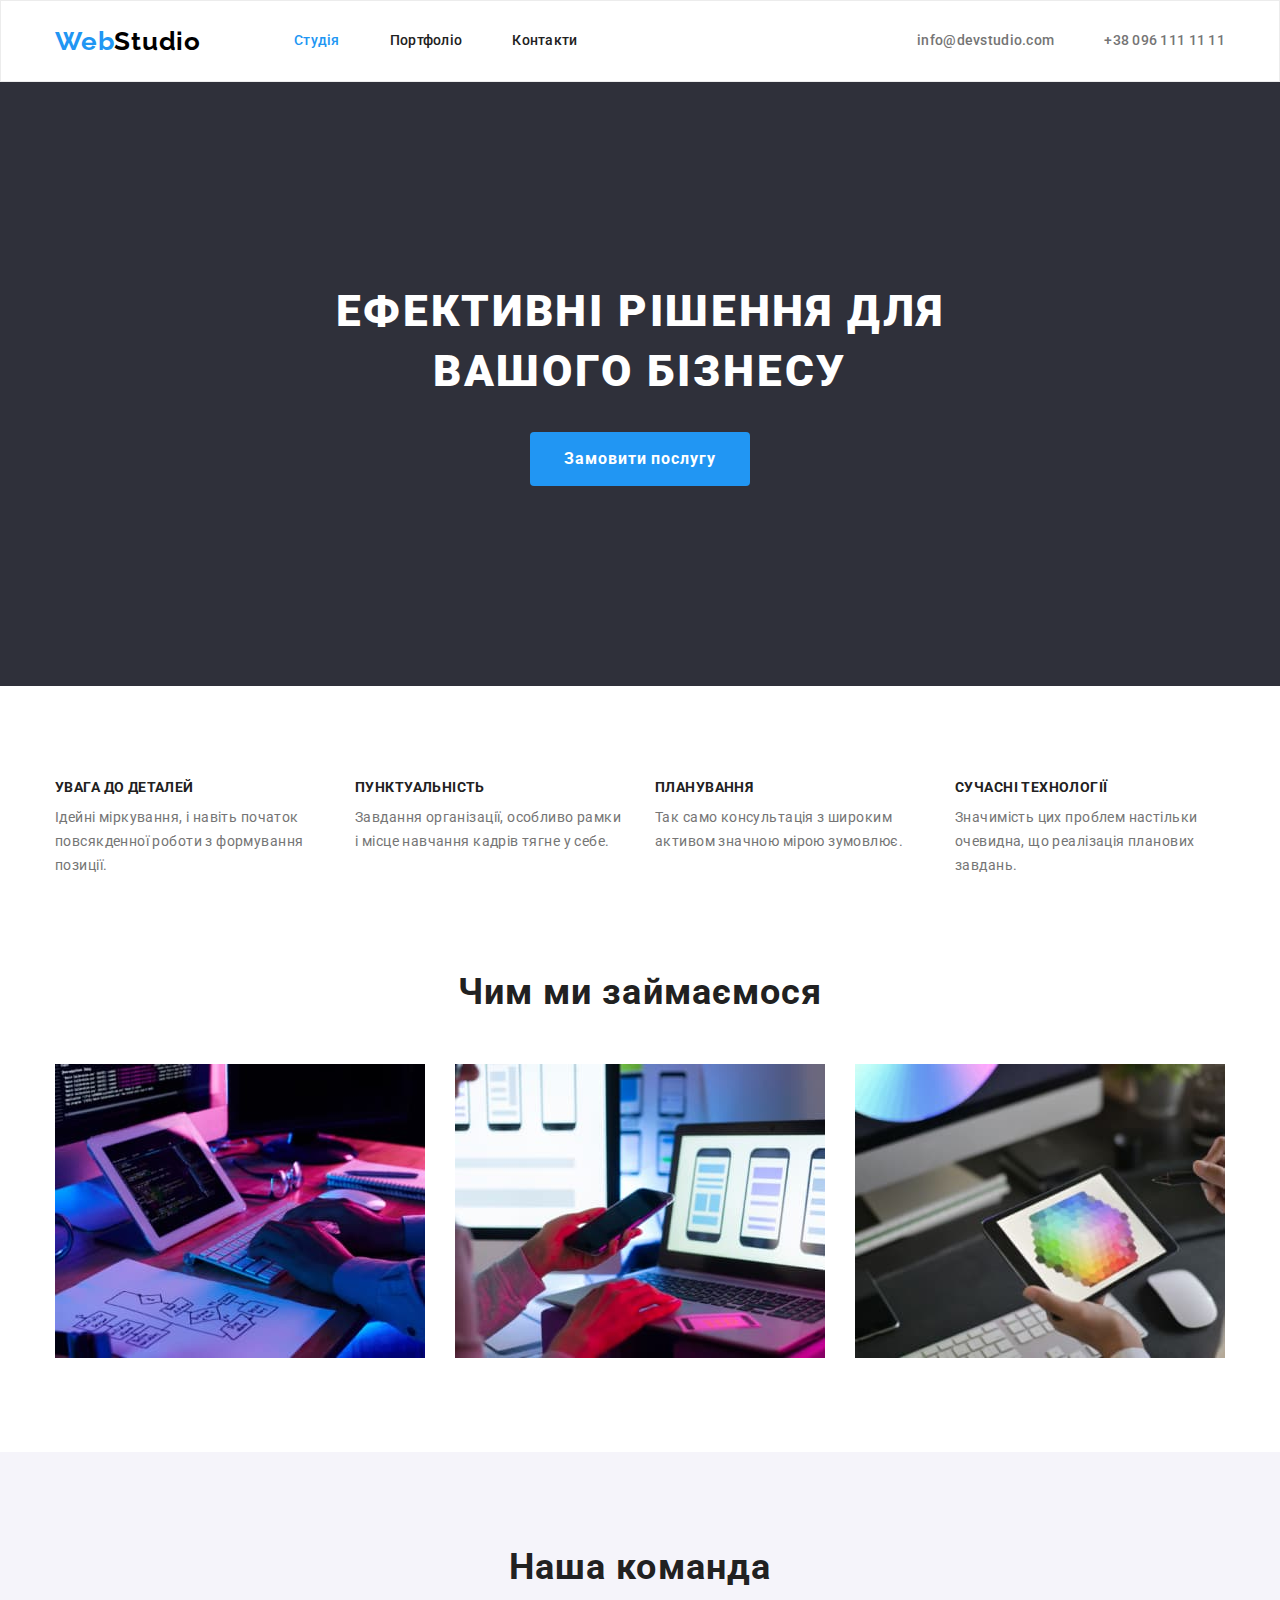
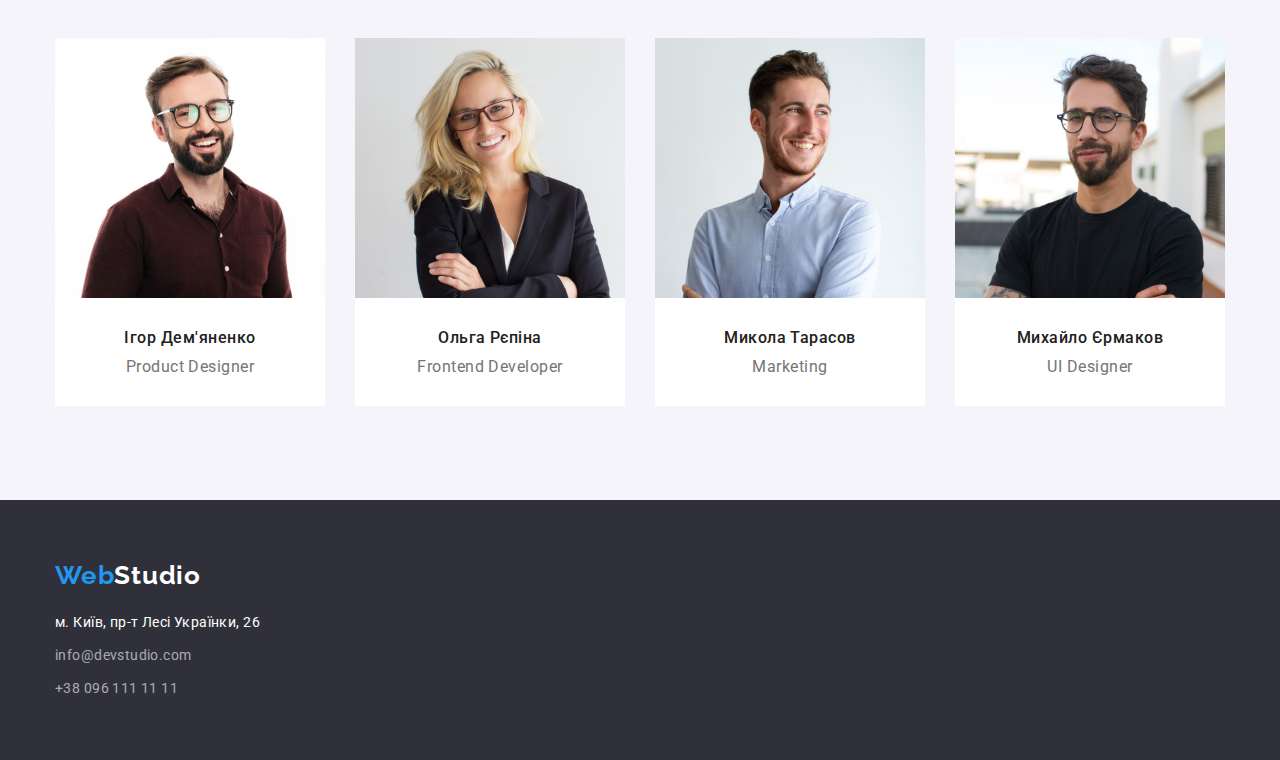
<file: index.html>
<!DOCTYPE html>
<html lang="uk">
  <head>
    <meta charset="UTF-8" />
    <meta http-equiv="X-UA-Compatible" content="IE=edge" />
    <meta name="viewport" content="width=device-width, initial-scale=1.0" />
    <title>Студія</title>
    <link
      href="https://fonts.googleapis.com/css2?family=Raleway:wght@700&family=Roboto:wght@400;500;700;900&display=swap"
      rel="stylesheet"
    />
    <link
      rel="stylesheet"
      href="https://cdnjs.cloudflare.com/ajax/libs/modern-normalize/1.1.0/modern-normalize.min.css"
    />
    <link rel="stylesheet" href="./css/styles.css" />
  </head>
  <body>
    <header class="header">
      <div class="container header-flex">
        <a class="header-logo link" href=""
          ><span class="logo-web">Web</span>Studio</a
        >
        <nav>
          <ul class="header-list list">
            <li class="header-item">
              <a class="header-link link current" href="#">Студія</a>
            </li>
            <li class="header-item">
              <a class="header-link link" href="./portfolio.html">Портфоліо</a>
            </li>
            <li class="header-item">
              <a class="header-link link" href="#">Контакти</a>
            </li>
          </ul>
        </nav>
        <ul class="header-list-auth list">
          <li>
            <a class="header-mail" href="mailto:info@devstudio.com"
              >info@devstudio.com</a
            >
          </li>
          <li>
            <a class="header-tel" href="tel:+380961111111">+38 096 111 11 11</a>
          </li>
        </ul>
      </div>
    </header>
    <main>
      <section class="hero">
        <div class="container">
          <h1 class="hero-title">Ефективні рішення для вашого бізнесу</h1>
          <button type="button" class="hero-btn">Замовити послугу</button>
        </div>
      </section>
      <section class="features section">
        <div class="container">
          <h2 class="visually-hidden">Наші особливості</h2>
          <ul class="features-list list">
            <li class="features-item">
              <h3 class="features-item-title">УВАГА ДО ДЕТАЛЕЙ</h3>
              <p class="features-text">
                Ідейні міркування, і навіть початок повсякденної роботи з
                формування позиції.
              </p>
            </li>
            <li class="features-item">
              <h3 class="features-item-title">ПУНКТУАЛЬНІСТЬ</h3>
              <p class="features-text">
                Завдання організації, особливо рамки і місце навчання кадрів
                тягне у себе.
              </p>
            </li>
            <li class="features-item">
              <h3 class="features-item-title">ПЛАНУВАННЯ</h3>
              <p class="features-text">
                Так само консультація з широким активом значною мірою зумовлює.
              </p>
            </li>
            <li class="features-item">
              <h3 class="features-item-title">СУЧАСНІ ТЕХНОЛОГІЇ</h3>
              <p class="features-text">
                Значимість цих проблем настільки очевидна, що реалізація
                планових завдань.
              </p>
            </li>
          </ul>
        </div>
      </section>
      <section class="services">
        <div class="container">
          <h2 class="services-title">Чим ми займаємося</h2>
          <ul class="services-list list">
            <li class="services-item">
              <img
                src="./images/1.jpg"
                alt="Планування проекту"
                width="370"
                height="294"
              />
            </li>
            <li class="services-item">
              <img
                src="./images/2.jpg"
                alt="Синхронізація з мобільним додатком"
                width="370"
                height="294"
              />
            </li>
            <li class="services-item">
              <img
                src="./images/3.jpg"
                alt="Кольорова палітра"
                width="370"
                height="294"
              />
            </li>
          </ul>
        </div>
      </section>
      <section class="team section">
        <div class="container">
          <h2 class="team-title">Наша команда</h2>
          <ul class="team-list list">
            <li class="team-member">
              <img
                src="./images/img1.jpg"
                alt="Ігор Дем'яненко"
                width="270"
                height="260"
              />
              <div class="team-block">
                <h3 class="team-member-name">Ігор Дем'яненко</h3>
                <p class="team-member-position">Product Designer</p>
              </div>
            </li>
            <li class="team-member">
              <img
                src="./images/img2.jpg"
                alt="Ольга Рєпіна"
                width="270"
                height="260"
              />
              <div class="team-block">
                <h3 class="team-member-name">Ольга Рєпіна</h3>
                <p class="team-member-position">Frontend Developer</p>
              </div>
            </li>
            <li class="team-member">
              <img
                src="images/img3.jpg"
                alt="Микола Тарасов"
                width="270"
                height="260"
              />
              <div class="team-block">
                <h3 class="team-member-name">Микола Тарасов</h3>
                <p class="team-member-position">Marketing</p>
              </div>
            </li>
            <li class="team-member">
              <img
                src="./images/img4.jpg"
                alt="Михайло Єрмаков"
                width="270"
                height="260"
              />
              <div class="team-block">
                <h3 class="team-member-name">Михайло Єрмаков</h3>
                <p class="team-member-position">UI Designer</p>
              </div>
            </li>
          </ul>
        </div>
      </section>
    </main>
    <footer class="footer">
      <div class="container">
        <a class="footer-logo link" href="#"
          ><span class="logo-web">Web</span>Studio</a
        >
        <address>
          <ul class="footer-list list">
            <li class="adress">
              <a
                class="adress-item link"
                href="https://goo.gl/maps/mr3EMyMqfhv25Y5KA"
                rel="noreferrer noopener nofollow"
                >м. Київ, пр-т Лесі Українки, 26</a
              >
            </li>
            <li class="footer-item-mail">
              <a
                class="footer-mail link"
                href="mailto:info@devstudio.com"
                target="_blank"
                >info@devstudio.com</a
              >
            </li>
            <li class="footer-item-tel">
              <a class="footer-tel link" href="tel:+380961111111"
                >+38 096 111 11 11</a
              >
            </li>
          </ul>
        </address>
      </div>
    </footer>
  </body>
</html>
</file>
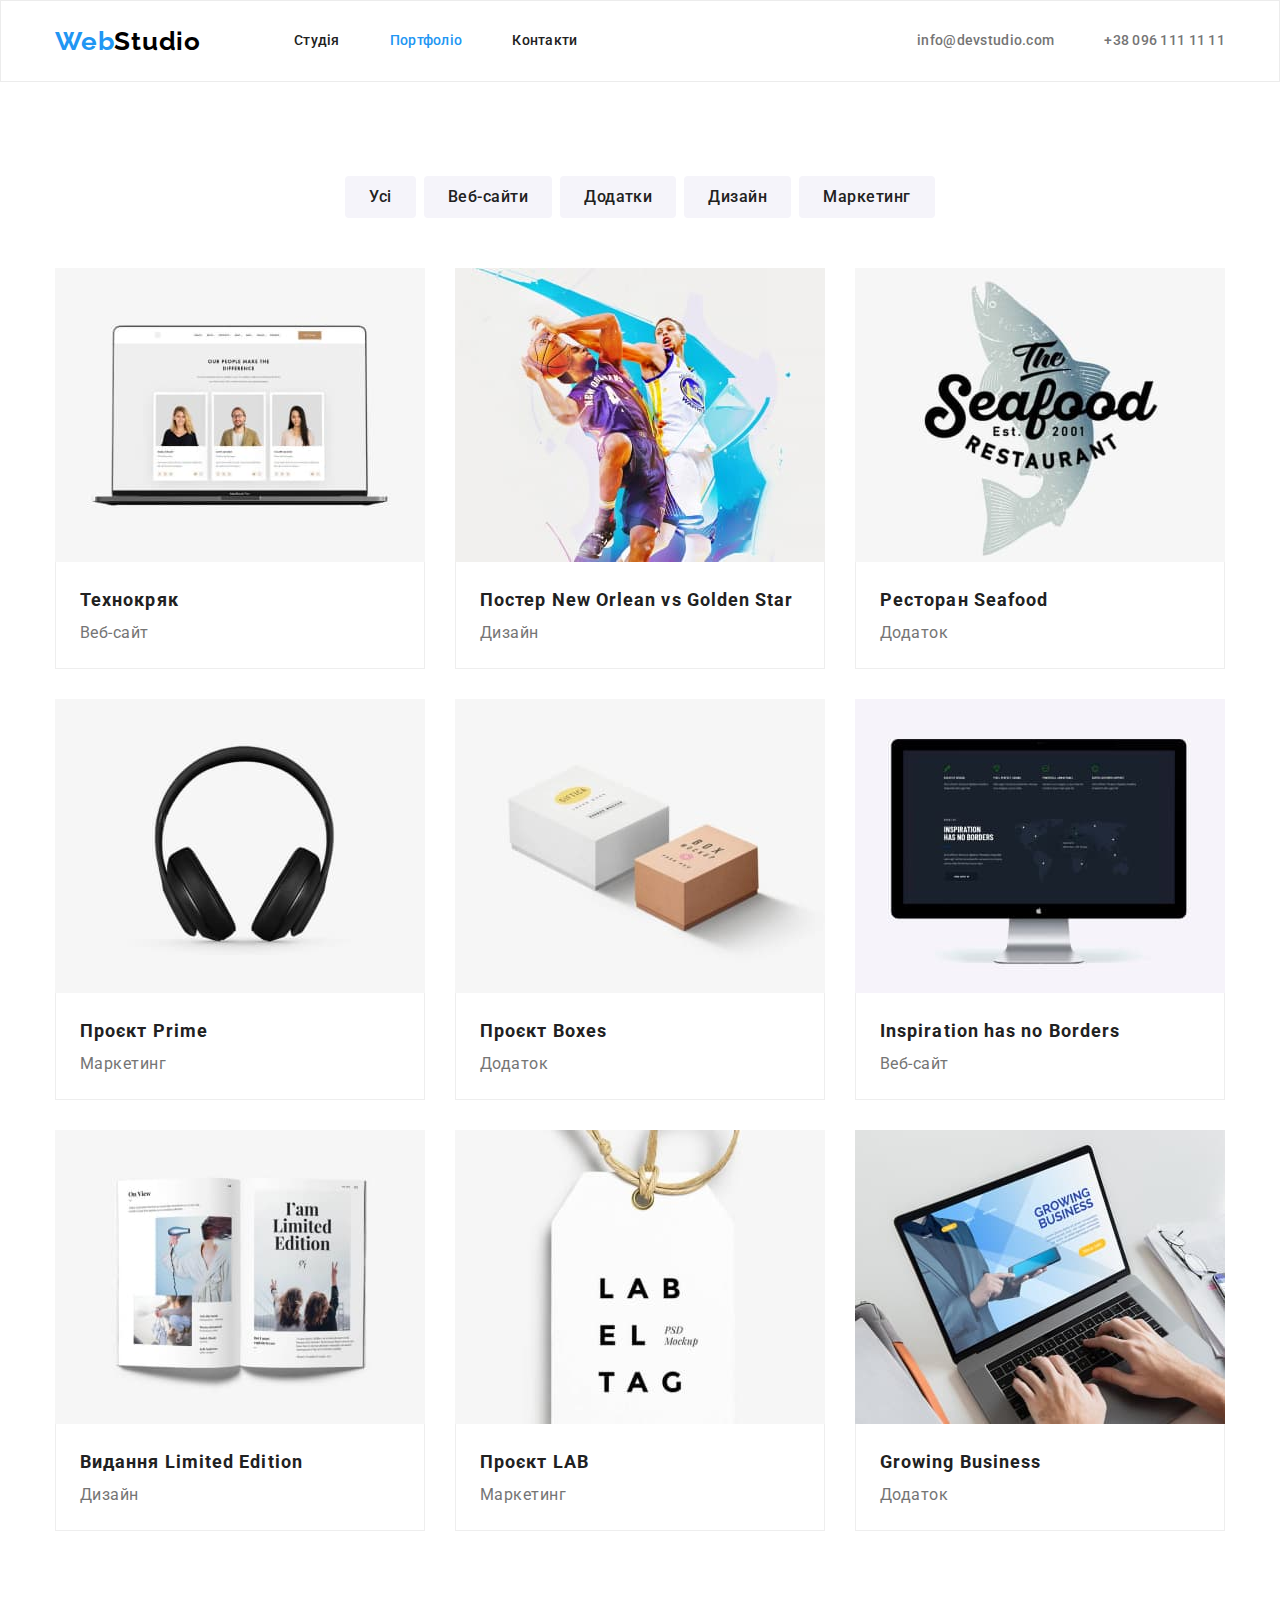
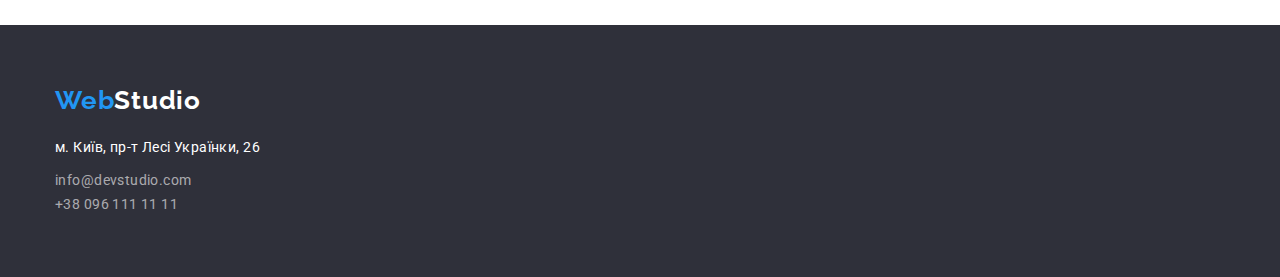
<file: portfolio.html>
<!DOCTYPE html>
<html lang="uk">
  <head>
    <meta charset="UTF-8" />
    <meta http-equiv="X-UA-Compatible" content="IE=edge" />
    <meta name="viewport" content="width=device-width, initial-scale=1.0" />
    <link
      href="https://fonts.googleapis.com/css2?family=Raleway:wght@700&family=Roboto:wght@400;500;700;900&display=swap"
      rel="stylesheet"
    />
    <link
      rel="stylesheet"
      href="https://cdnjs.cloudflare.com/ajax/libs/modern-normalize/1.1.0/modern-normalize.min.css"
    />
    <link rel="stylesheet" href="./css/styles.css" />
    <title>Портфоліо</title>
  </head>
  <body>
    <header class="header">
      <div class="container header-flex">
        <a class="header-logo link" href=""
          ><span class="logo-web">Web</span>Studio</a
        >
        <nav>
          <ul class="header-list list">
            <li class="header-item">
              <a class="header-link link" href="./index.html">Студія</a>
            </li>
            <li class="header-item">
              <a class="header-link link current" href="#">Портфоліо</a>
            </li>
            <li class="header-item">
              <a class="header-link link" href="#">Контакти</a>
            </li>
          </ul>
        </nav>
        <ul class="header-list-auth list">
          <li>
            <a class="header-mail" href="mailto:info@devstudio.com"
              >info@devstudio.com</a
            >
          </li>
          <li>
            <a class="header-tel" href="tel:+380961111111">+38 096 111 11 11</a>
          </li>
        </ul>
      </div>
    </header>
    <main class="section">
      <div class="container">
        <h1 class="visually-hidden">Фільтр</h1>
        <ul class="filter-list list">
          <li><button type="button" class="filter-btn">Усі</button></li>
          <li><button type="button" class="filter-btn">Веб-сайти</button></li>
          <li><button type="button" class="filter-btn">Додатки</button></li>
          <li><button type="button" class="filter-btn">Дизайн</button></li>
          <li><button type="button" class="filter-btn">Маркетинг</button></li>
        </ul>
        <ul class="content-list list">
          <li class="content-item">
            <a class="link" href="#">
              <img
                src="./images/portfolio1.jpg"
                alt="Технокряк"
                width="370"
                height="294"
              />
              <div class="item-block">
                <h2 class="content-title">Технокряк</h2>
                <p class="content-text">Веб-сайт</p>
              </div>
            </a>
          </li>
          <li class="content-item">
            <a class="link" href="#">
              <img
                src="./images/portfolio2.jpg"
                alt="Постер New Orlean vs Golden Star"
                width="370"
                height="294"
              />
              <div class="item-block">
                <h2 class="content-title">Постер New Orlean vs Golden Star</h2>
                <p class="content-text">Дизайн</p>
              </div>
            </a>
          </li>
          <li class="content-item">
            <a class="link" href="#">
              <img
                src="./images/portfolio3.jpg"
                alt="Ресторан Seafood"
                width="370"
                height="294"
              />
              <div class="item-block">
                <h2 class="content-title">Ресторан Seafood</h2>
                <p class="content-text">Додаток</p>
              </div>
            </a>
          </li>
          <li class="content-item">
            <a class="link" href="#">
              <img
                src="./images/portfolio4.jpg"
                alt="Проєкт Prime"
                width="370"
                height="294"
              />
              <div class="item-block">
                <h2 class="content-title">Проєкт Prime</h2>
                <p class="content-text">Маркетинг</p>
              </div>
            </a>
          </li>
          <li class="content-item">
            <a class="link" href="#">
              <img
                src="./images/portfolio5.jpg"
                alt="Проєкт Boxes"
                width="370"
                height="294"
              />
              <div class="item-block">
                <h2 class="content-title">Проєкт Boxes</h2>
                <p class="content-text">Додаток</p>
              </div>
            </a>
          </li>
          <li class="content-item">
            <a class="link" href="#">
              <img
                src="./images/portfolio6.jpg"
                alt="Inspiration has no Borders"
                width="370"
                height="294"
              />
              <div class="item-block">
                <h2 class="content-title">Inspiration has no Borders</h2>
                <p class="content-text">Веб-сайт</p>
              </div>
            </a>
          </li>
          <li class="content-item">
            <a class="link" href="#">
              <img
                src="./images/portfolio7.jpg"
                alt="Видання Limited Edition"
                width="370"
                height="294"
              />
              <div class="item-block">
                <h2 class="content-title">Видання Limited Edition</h2>
                <p class="content-text">Дизайн</p>
              </div>
            </a>
          </li>
          <li class="content-item">
            <a class="link" href="#">
              <img
                src="./images/portfolio8.jpg"
                alt="Проєкт LAB"
                width="370"
                height="294"
              />
              <div class="item-block">
                <h2 class="content-title">Проєкт LAB</h2>
                <p class="content-text">Маркетинг</p>
              </div>
            </a>
          </li>
          <li class="content-item">
            <a class="link" href="#">
              <img
                src="./images/portfolio9.jpg"
                alt="Growing Business"
                width="370"
                height="294"
              />
              <div class="item-block">
                <h2 class="content-title">Growing Business</h2>
                <p class="content-text">Додаток</p>
              </div>
            </a>
          </li>
        </ul>
      </div>
    </main>
    <footer class="footer">
      <div class="container">
        <a class="footer-logo link" href="#"
          ><span class="logo-web">Web</span>Studio</a
        >
        <address>
          <ul class="footer-list list">
            <li class="adress">
              <a
                class="adress-item link"
                href="https://goo.gl/maps/mr3EMyMqfhv25Y5KA"
                rel="noreferrer noopener nofollow"
                >м. Київ, пр-т Лесі Українки, 26</a
              >
            </li>
            <li class="footer-item">
              <a
                class="footer-mail link"
                href="mailto:info@devstudio.com"
                target="_blank"
                >info@devstudio.com</a
              >
            </li>
            <li class="footer-item">
              <a class="footer-tel link" href="tel:+380961111111"
                >+38 096 111 11 11</a
              >
            </li>
          </ul>
        </address>
      </div>
    </footer>
  </body>
</html>
</file>
<file: css/styles.css>
:root {
  --first-color: #ffffff;
  --second-color: #2196f3;
  --title-color: #212121;
  --text-color: #757575;
  --logo-color: #000000;
  --bgc: #2f303a;
  --contacts-color: rgba(255, 255, 255, 0.6);
  --filter-btn-bgc: #f5f4fa;
  --header-border-color: #ececec;
  --item-block-border: #eeeeee;
}

body {
  font-family: "Roboto", sans-serif;
  background-color: var(--first-color);
  color: var(--text-color);
}
h1,
h2,
h3,
h4,
h5,
h6 {
  margin: 0;
  padding: 0;
}
ul {
  margin: 0;
  padding: 0;
}
p {
  margin: 0;
  padding: 0;
}
img {
  display: block;
}

.container {
  width: 1200px;
  padding-left: 15px;
  padding-right: 15px;
  margin: 0 auto;
}

.list {
  list-style: none;
}

.link {
  text-decoration: none;
}

.header-list .header-link.current {
  color: var(--second-color);
}

.header {
  border: 1px solid var(--header-border-color);
}

.header-list {
  display: flex;
  gap: 50px;
}

.header-list-auth {
  display: flex;
  gap: 50px;
  margin-left: auto;
}

.header-flex {
  display: flex;
  align-items: center;
}

.header-logo {
  font-family: "Raleway";
  font-weight: 700;
  font-size: 26px;
  line-height: 1.19;
  letter-spacing: 0.03em;
  color: var(--logo-color);
  margin-right: 93px;
}

.logo-web {
  font-family: "Raleway";
  font-weight: 700;
  font-size: 26px;
  line-height: 1.19;
  letter-spacing: 0.03em;
  color: var(--second-color);
}

.header-link {
  display: block;
  font-weight: 500;
  font-size: 14px;
  line-height: 1.14;
  letter-spacing: 0.02em;
  color: var(--title-color);
  padding-top: 32px;
  padding-bottom: 32px;
}

.header-link:hover,
.header-link:focus {
  color: var(--second-color);
}

.header-tel {
  display: block;
  font-weight: 500;
  font-size: 14px;
  line-height: 1.14;
  letter-spacing: 0.02em;
  color: var(--text-color);
  text-decoration: none;
  padding-top: 32px;
  padding-bottom: 32px;
}

.header-mail {
  display: block;
  font-weight: 500;
  font-size: 14px;
  line-height: 1.14;
  letter-spacing: 0.02em;
  color: var(--text-color);
  text-decoration: none;
  padding-top: 32px;
  padding-bottom: 32px;
}

.header-mail:hover,
.header-mail:focus {
  color: var(--second-color);
}

.header-tel:hover,
.header-tel:focus {
  color: var(--second-color);
}

.hero {
  padding-top: 200px;
  padding-bottom: 200px;
  text-align: center;
}

.hero-title {
  font-weight: 900;
  font-size: 44px;
  line-height: 1.36;
  text-align: center;
  letter-spacing: 0.06em;
  text-transform: uppercase;
  color: var(--first-color);
  max-width: 696px;
  margin: 0 auto;
}

.hero-btn {
  display: inline-block;
  font-family: inherit;
  font-weight: 700;
  font-size: 16px;
  line-height: 1.88;
  border-color: transparent;
  border-radius: 4px;
  text-align: center;
  letter-spacing: 0.06em;
  color: var(--first-color);
  background-color: var(--second-color);
  cursor: pointer;
  padding: 10px 32px;
  margin-top: 30px;
}

.hero-btn:hover,
.hero-btn:focus {
  background-color: #188ce8;
}

.hero {
  background-color: var(--bgc);
}
.visually-hidden {
  position: absolute;
  white-space: nowrap;
  width: 1px;
  height: 1px;
  overflow: hidden;
  border: 0;
  padding: 0;
  clip: rect(0 0 0 0);
  clip-path: inset(50%);
  margin: -1px;
}

.section {
  padding-top: 94px;
  padding-bottom: 94px;
}

.features-list {
  display: flex;
  justify-content: space-between;
}

.features-item-title {
  font-weight: 700;
  font-size: 14px;
  line-height: 1.14;
  letter-spacing: 0.03em;
  text-transform: uppercase;
  color: var(--title-color);
}

.features-text {
  font-size: 14px;
  line-height: 1.71;
  letter-spacing: 0.03em;
  max-width: 270px;
  margin-top: 10px;
}

.services {
  padding-bottom: 94px;
}

.services-list {
  display: flex;
  gap: 30px;
  justify-content: space-between;
}

.services-title {
  font-weight: 700;
  font-size: 36px;
  line-height: 1.17;
  text-align: center;
  letter-spacing: 0.03em;
  color: var(--title-color);
  margin-bottom: 50px;
}

.team {
  background-color: var(--filter-btn-bgc);
}

.team-list {
  display: flex;
  gap: 30px;
}

.team-title {
  font-weight: 700;
  font-size: 36px;
  line-height: 1.17;
  text-align: center;
  letter-spacing: 0.03em;
  color: var(--title-color);
  margin-bottom: 50px;
}

.team-member {
  background-color: var(--first-color);
}

.team-member-name {
  font-weight: 500;
  font-size: 16px;
  line-height: 1.19;
  letter-spacing: 0.03em;
  color: var(--title-color);
}

.team-member-position {
  font-size: 16px;
  line-height: 1.19;
  letter-spacing: 0.03em;
  margin-top: 10px;
}

.team-block {
  padding-top: 30px;
  padding-bottom: 30px;
  text-align: center;
}

.footer {
  background-color: var(--bgc);
  padding-top: 60px;
  padding-bottom: 60px;
}

.footer-logo {
  display: block;
  font-family: "Raleway";
  font-weight: 700;
  font-size: 26px;
  line-height: 1.19;
  letter-spacing: 0.03em;
  color: var(--first-color);
  margin-bottom: 20px;
}
.adress {
  margin-bottom: 9px;
}
.adress-item {
  display: block;
  font-style: normal;
  font-size: 14px;
  line-height: 1.71;
  letter-spacing: 0.03em;
  color: var(--first-color);
}

.adress-item:hover,
.adress-item:focus {
  color: var(--second-color);
}

.footer-mail,
.footer-tel {
  font-style: normal;
  font-size: 14px;
  line-height: 1.71;
  letter-spacing: 0.03em;
  color: var(--contacts-color);
}

.footer-item-mail {
  margin-bottom: 9px;
}

.footer-mail {
  display: block;
}

.footer-mail:hover,
.footer-mail:focus {
  color: var(--second-color);
}

.footer-tel:hover,
.footer-tel:focus {
  color: var(--second-color);
}

.filter-list {
  display: flex;
  gap: 8px;
  justify-content: center;
  margin-bottom: 50px;
}

.filter-btn {
  font-family: inherit;
  font-weight: 500;
  font-size: 16px;
  line-height: 1.62;
  text-align: center;
  letter-spacing: 0.03em;
  color: var(--title-color);
  background-color: var(--filter-btn-bgc);
  cursor: pointer;
  border-color: transparent;
  border-radius: 4px;
  padding: 6px 22px;
}

.filter-btn:hover,
.filter-btn:focus {
  background-color: var(--second-color);
  color: var(--first-color);
}

.content-list {
  display: flex;
  flex-wrap: wrap;
  gap: 30px;
}

.content-title {
  font-weight: 700;
  font-size: 18px;
  line-height: 2;
  letter-spacing: 0.06em;
  color: var(--title-color);
}

.content-text {
  font-size: 16px;
  line-height: 1.88;
  letter-spacing: 0.03em;
  color: var(--text-color);
}
.item-block {
  padding: 20px 24px;
  border-bottom: 1px solid var(--item-block-border);
  border-left: 1px solid var(--item-block-border);
  border-right: 1px solid var(--item-block-border);
}
</file>
